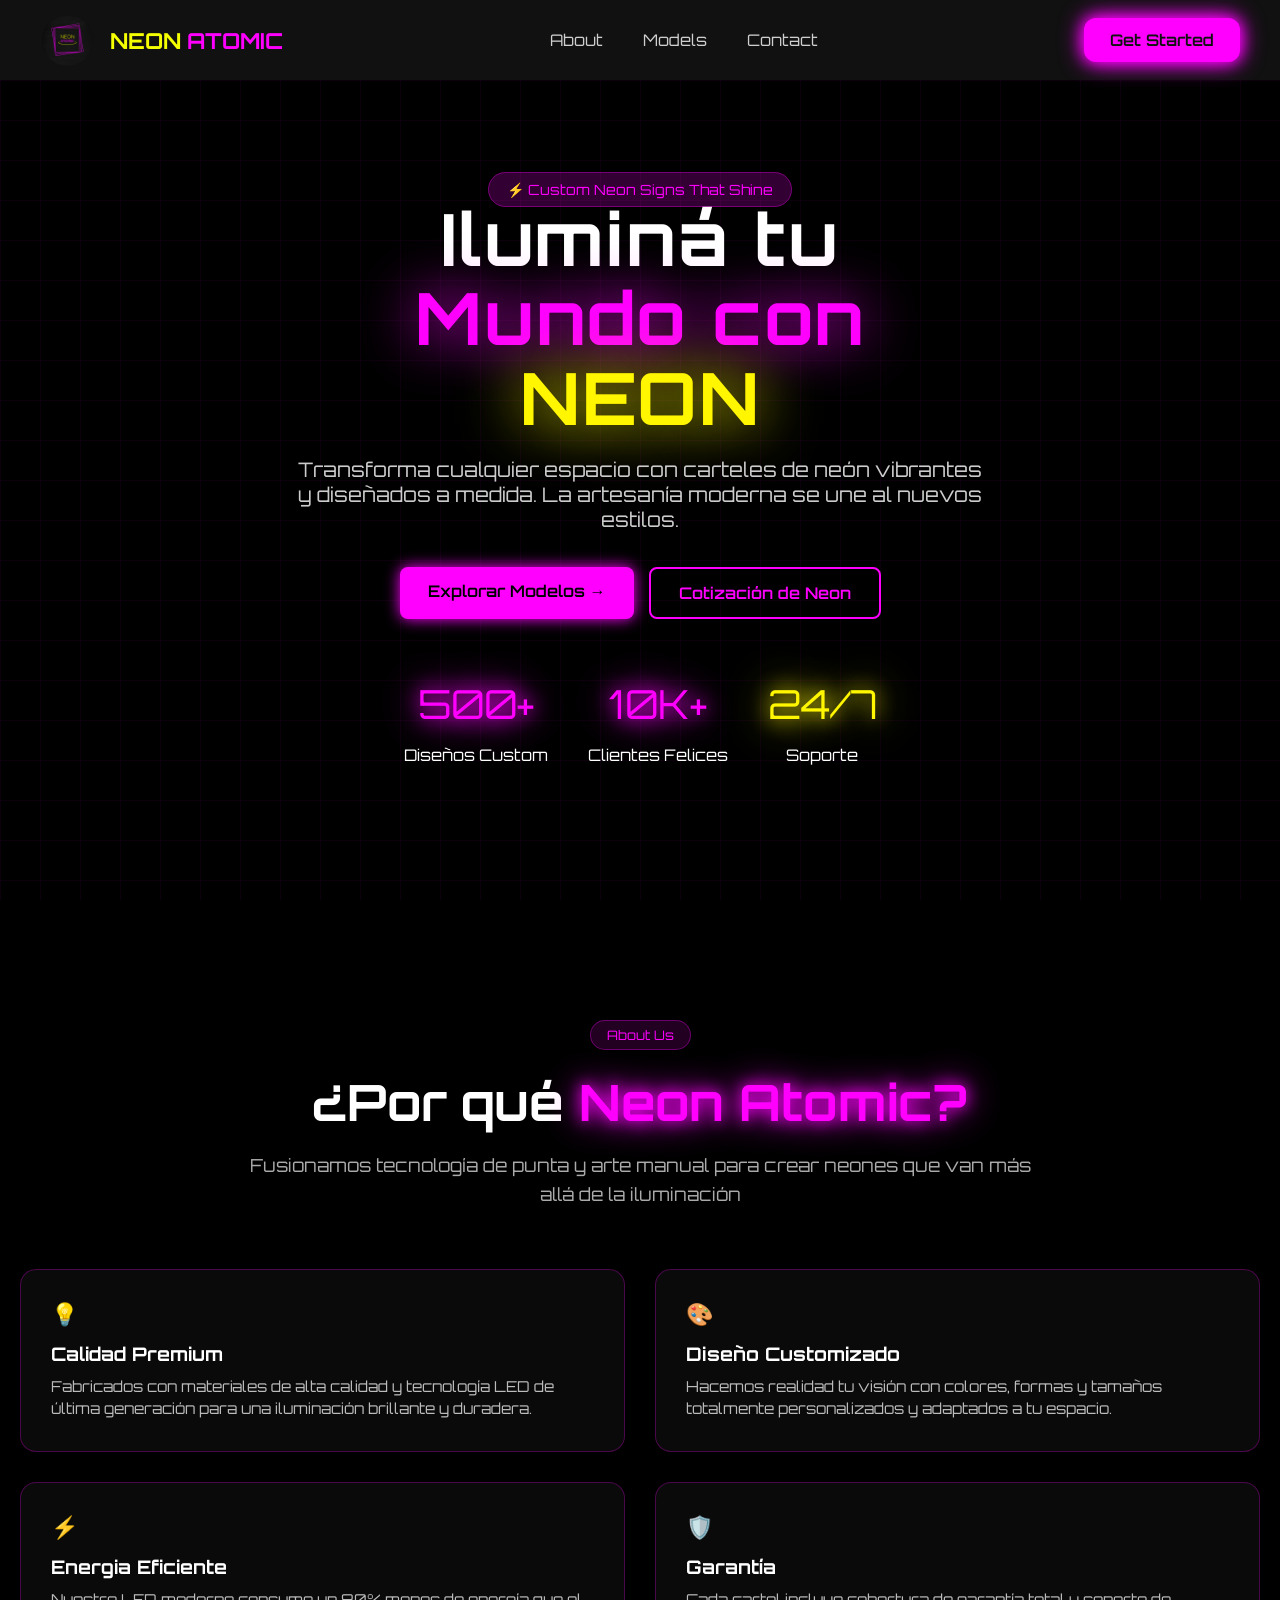
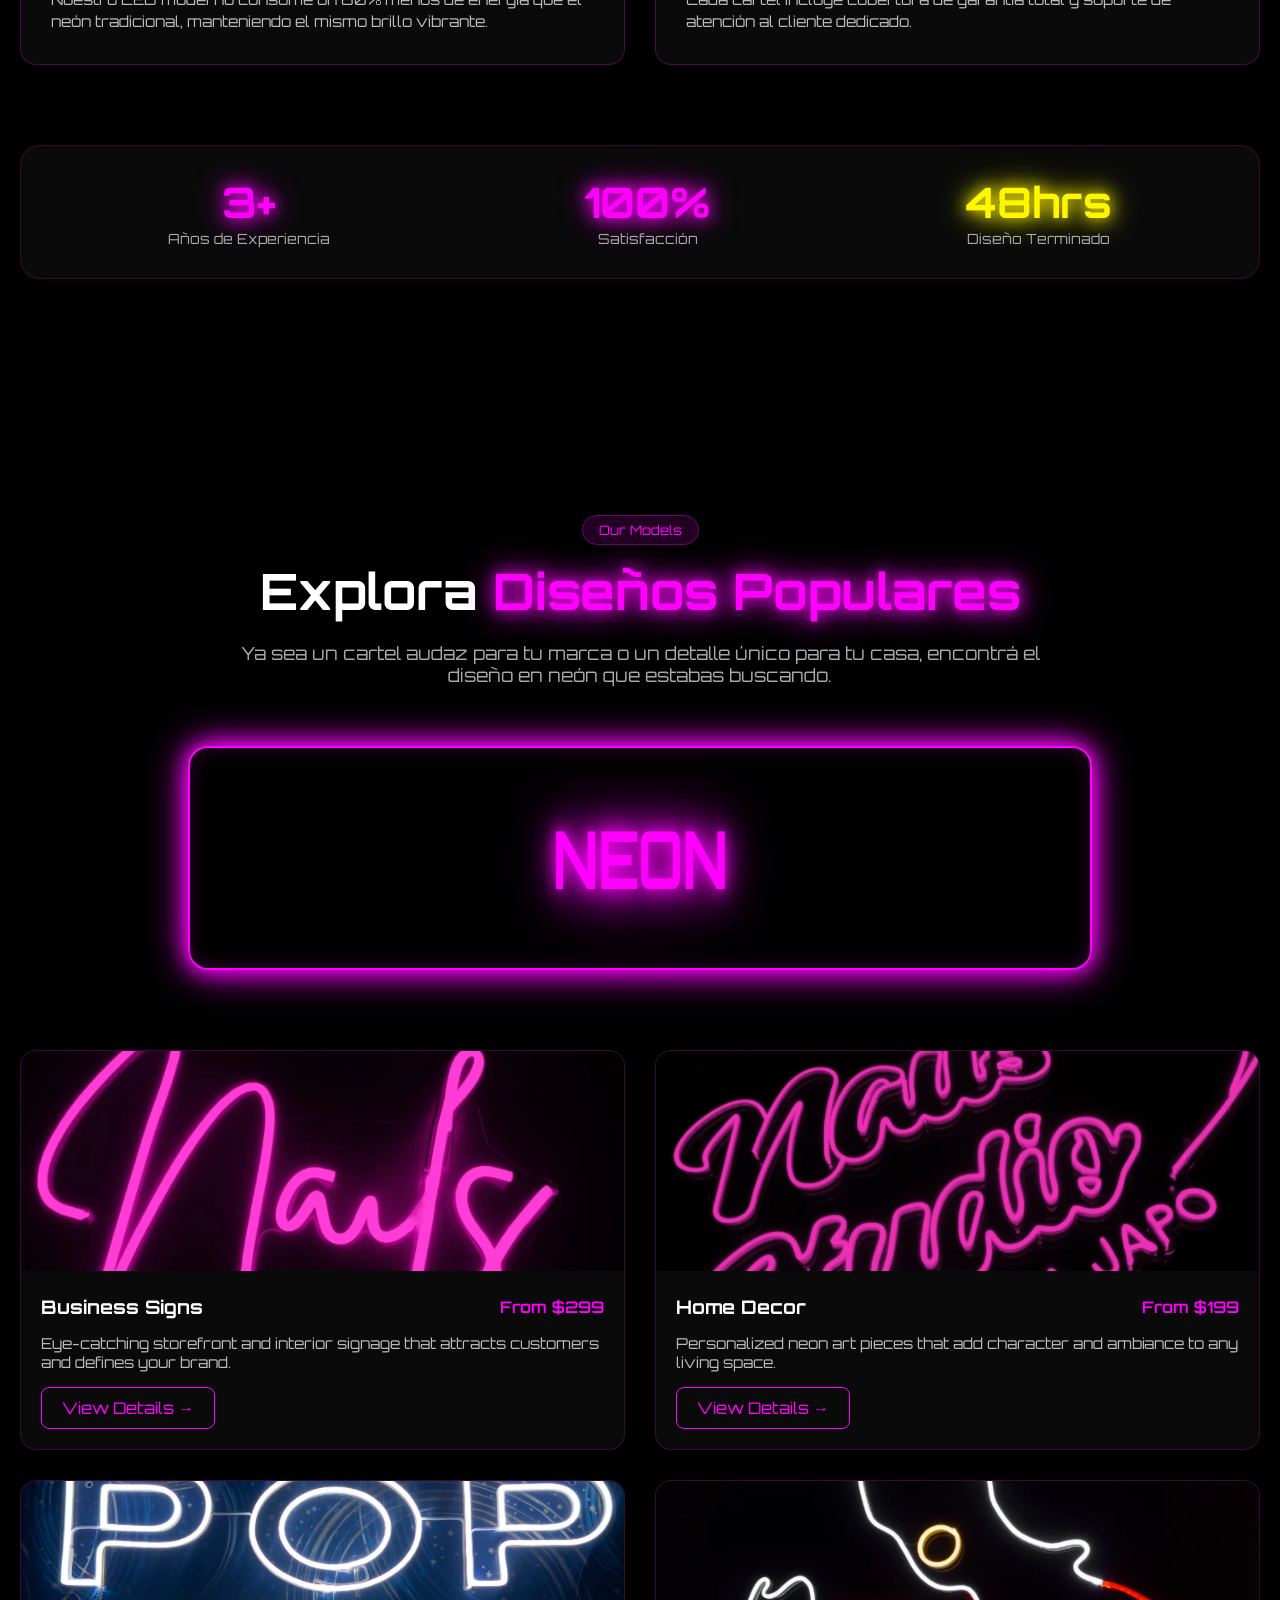
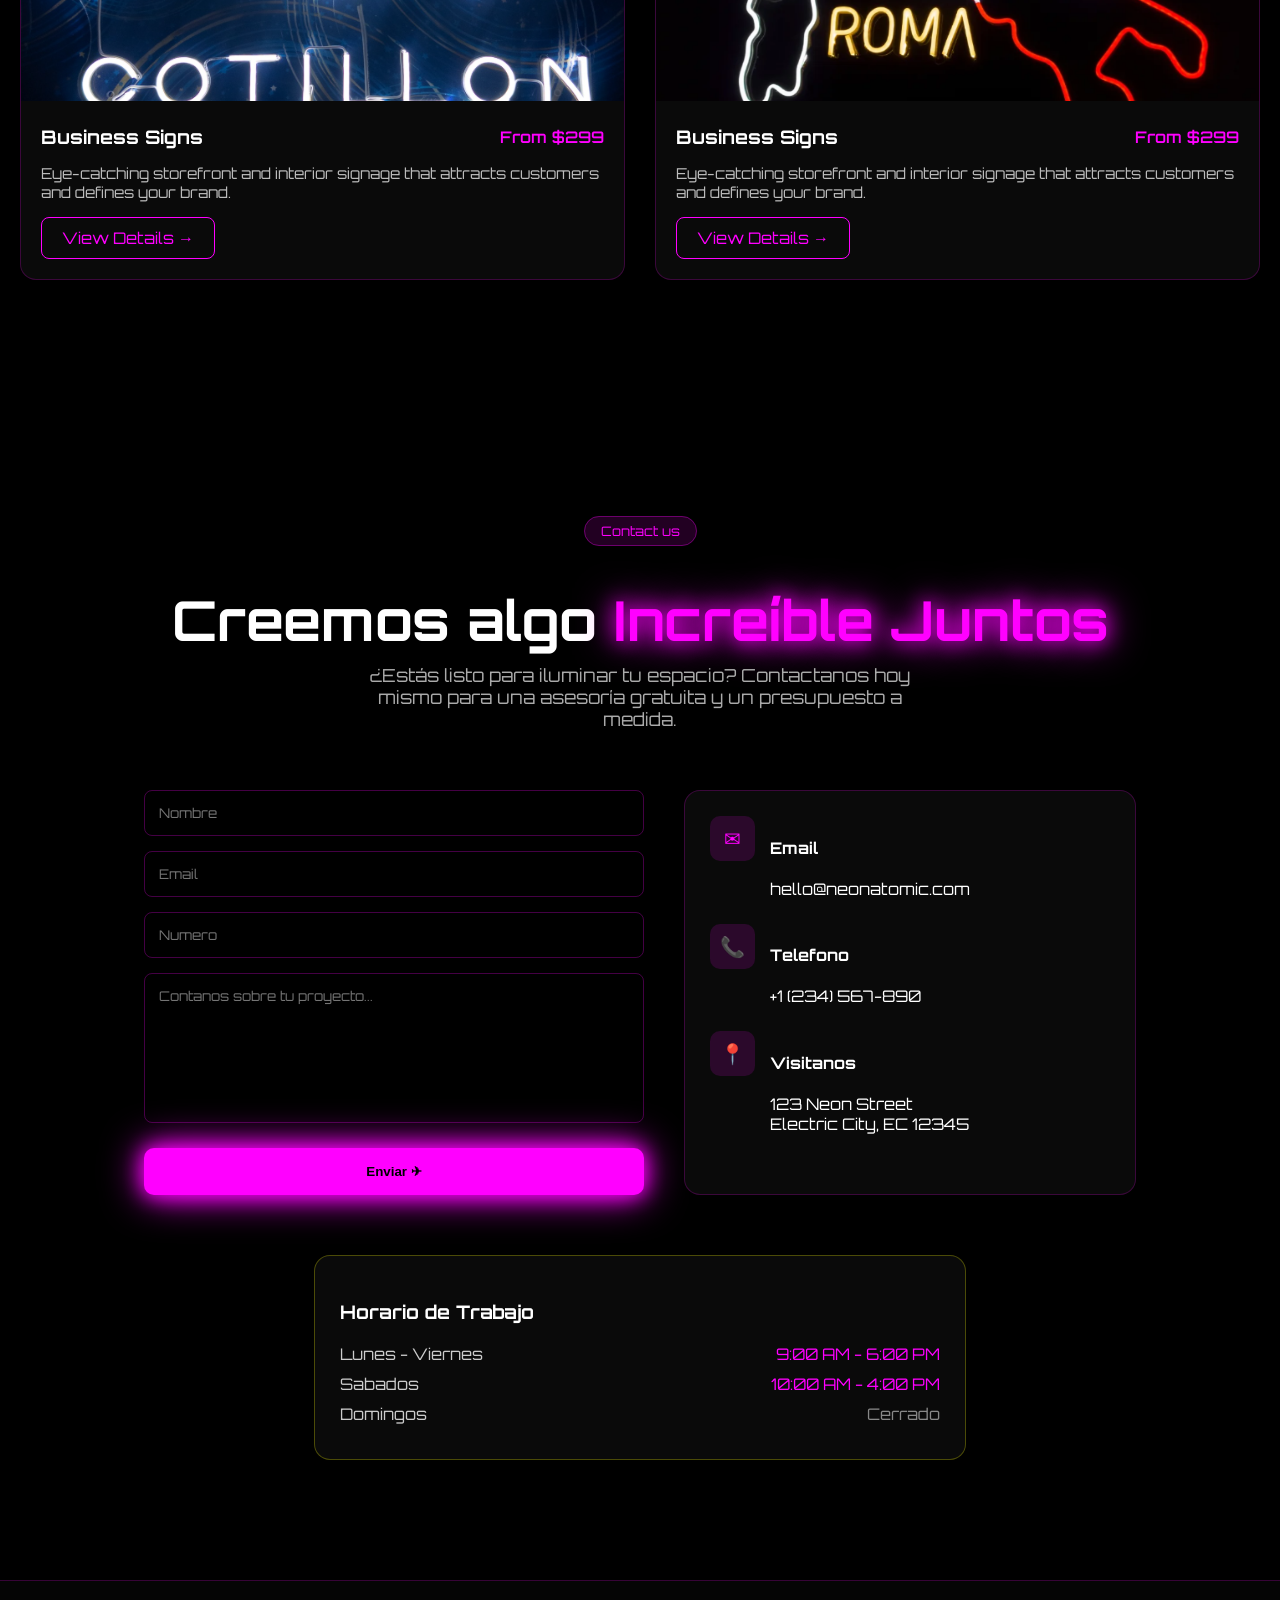
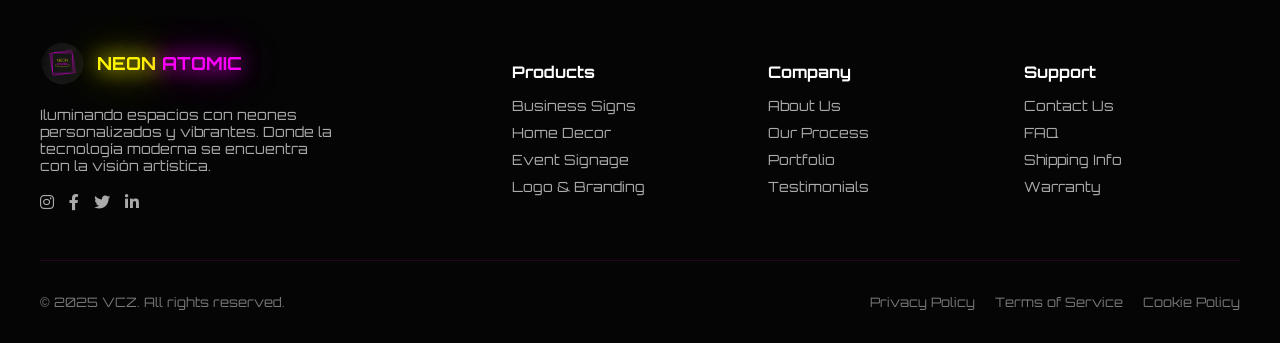
<file: index.html>
<!DOCTYPE html>
<html lang="es">
<head>
  <meta charset="UTF-8" />
  <meta name="viewport" content="width=device-width, initial-scale=1.0" />
  <title>Neon Atomic</title>

  <link href="https://fonts.googleapis.com/css2?family=Orbitron:wght@400;600;700&display=swap" rel="stylesheet">
  <link rel="stylesheet" href="https://cdnjs.cloudflare.com/ajax/libs/font-awesome/6.0.0/css/all.min.css">
<link rel="icon" type="image/png" href="./img/neon-atomic-logo-transparente.png">

  <link rel="stylesheet" href="neon.css" />
</head>
<body>

   <nav class="navbar">

  <div class="nav-left">
    <img src="./img/neon-atomic-logo-transparente.png" alt="logo" class="nav-logo" />
   <a href="" class="brand-a"> <h2 class="brand">
      <span class="brand-yellow">NEON</span>
      <span class="brand-pink">ATOMIC</span>
    </h2></a>
  </div>

  <!-- BOTÓN MOBILE -->
  <div class="menu-toggle" id="menuToggle">
    <span></span>
    <span></span>
    <span></span>
  </div>

  <ul class="nav-links" id="navLinks">
    <li><a href="#about">About</a></li>
    <li><a href="#models">Models</a></li>
    <li><a href="#contact">Contact</a></li>
    <li><a href="#" class="mobile-btn">Get Started</a></li>
  </ul>

  <a href="#contact" class="btn-start desktop-btn">Get Started</a>

</nav>

  <header class="hero">
    <div class="grid-bg"></div>

    <div class="hero-content">
        <br>
      <span class="small-pill">⚡ Custom Neon Signs That Shine</span>

      <h1 class="line white">Iluminá tu</h1>
      <h1 class="line pink">Mundo con</h1>
      <h1 class="line yellow">NEON</h1>

      <p class="hero-text">
        Transforma cualquier espacio con carteles de neón vibrantes y diseñados a medida.
         La artesanía moderna se une al nuevos estilos.
      </p>

      <div class="buttons">
        <a href="#models" class="btn pink-btn">Explorar Modelos →</a>
        <a href="#contact" class="btn outline-btn">Cotización de Neon</a>
      </div>
    </div>

    <div class="stats">
      <div><span class="pink stat-number">500+</span><p>Diseños Custom</p></div>
      <div><span class="pink stat-number">10K+</span><p>Clientes Felices</p></div>
      <div><span class="yellow stat-number">24/7</span><p>Soporte</p></div>
    </div>
  </header>

  <section class="why-section" id="about">

  <div class="why-header" >
    <span class="why-pill">About Us</span>

    <h2 class="why-title" >
      ¿Por qué <span class="why-neon">Neon Atomic?</span>
    </h2>

    <p class="why-subtext">
      Fusionamos tecnología de punta y arte manual para crear neones que 
      van más allá de la iluminación
    </p>
  </div>

  <div class="why-cards">

    <div class="why-card">
      <div class="why-icon">💡</div>
      <h3>Calidad Premium</h3>
      <span>
       Fabricados con materiales de alta calidad y tecnología LED de
        última generación para una iluminación brillante y duradera.
      </span>
    </div>

    <div class="why-card">
      <div class="why-icon">🎨</div>
      <h3>Diseño Customizado</h3>
      <span>
       Hacemos realidad tu visión con colores, formas y tamaños totalmente
        personalizados y adaptados a tu espacio.
      </span>
    </div>

    <div class="why-card">
      <div class="why-icon">⚡</div>
      <h3>Energia Eficiente</h3>
      <span>
        Nuestro LED moderno consume un 80% menos
         de energía que el neón tradicional, manteniendo el mismo brillo vibrante.
      </span>
    </div>

    <div class="why-card">
      <div class="why-icon">🛡️</div>
      <h3>Garantía</h3>
      <span>
        Cada cartel incluye cobertura de garantía total y soporte de atención al cliente dedicado.
      </span>
    </div>

  </div>

  <div class="why-stats">
    <div class="why-stat-box">
      <span class="why-stat pink-glow">3+</span>
      <small>Años de Experiencia</small>
    </div>

    <div class="why-stat-box">
      <span class="why-stat pink-glow">100%</span>
      <small>Satisfacción</small>
    </div>

    <div class="why-stat-box">
      <span class="why-stat yellow-glow">48hrs</span>
      <small>Diseño Terminado</small>
    </div>
  </div>

</section>

<section class="models-section" id="models">

  <div class="models-header">
    <span class="models-pill">Our Models</span>

    <h2 class="models-title">
      Explora <span class="models-neon"> Diseños Populares</span>
    </h2>

    <p class="models-subtext">
      Ya sea un cartel audaz para tu marca o un detalle único para tu casa, 
      encontrá el diseño en neón que estabas buscando.
    </p>
  </div>

  <!-- CARTEL NEON GIRATORIO -->
  <div class="neon-showcase">
    <div class="neon-box">
      <span class="neon-text" id="neonText">NEON</span>
    </div>
  </div>

  <!-- CARDS -->
  <div class="models-grid">

    <div class="model-card">
      <img src="./img/neon-image.png" alt="">
      <div class="model-content">
        <div class="model-top">
          <h3>Business Signs</h3>
          <span class="price">From $299</span>
        </div>

        <span class="model-desc">
          Eye-catching storefront and interior signage that attracts
          customers and defines your brand.
        </span>

        <a href="https://www.instagram.com/p/DTOersdkkBU/?img_index=1" target="_blank" class="model-btn">View Details →</a>
      </div>
    </div>

    <div class="model-card">
      <img src="./img/neon-imaeg-2.png" alt="">
      <div class="model-content">
        <div class="model-top">
          <h3>Home Decor</h3>
          <span class="price">From $199</span>
        </div>

        <span class="model-desc">
          Personalized neon art pieces that add character and ambiance
          to any living space.
        </span>

        <a href="https://www.instagram.com/p/DSk6CfvEkSB/?img_index=1" target="_blank" class="model-btn">View Details →</a>
      </div>
    </div>

    <div class="model-card">
      <img src="./img/pop-cotillon.png" alt="">
      <div class="model-content">
        <div class="model-top">
          <h3>Business Signs</h3>
          <span class="price">From $299</span>
        </div>

        <span class="model-desc">
          Eye-catching storefront and interior signage that attracts
          customers and defines your brand.
        </span>

        <a href="https://www.instagram.com/p/DUnudQiDi_u/?img_index=1" target="_blank" class="model-btn">View Details →</a>
      </div>
    </div>

     <div class="model-card">
      <img src="./img/roma.png" alt="">
      <div class="model-content">
        <div class="model-top">
          <h3>Business Signs</h3>
          <span class="price">From $299</span>
        </div>

        <span class="model-desc">
          Eye-catching storefront and interior signage that attracts
          customers and defines your brand.
        </span>

        <a href="https://www.instagram.com/p/DSw49izjju8/?img_index=1" target="_blank" class="model-btn">View Details →</a>
      </div>
    </div>

  </div>

</section>


<section class="contact-section" id="contact">
    <span class="models-pill">Contact us</span>

  <div class="contact-header">
    <h2 class="contact-title">
      Creemos algo <span class="contact-neon">Increíble Juntos</span>
    </h2>

    <p class="contact-subtext">
      ¿Estás listo para iluminar tu espacio? Contactanos hoy mismo para una asesoría gratuita
       y un presupuesto a medida.
    </p>
  </div>

  <div class="contact-container">

    <!-- FORM -->
    <div class="contact-form-box">

      <input type="text" placeholder="Nombre" class="contact-input">
      <input type="email" placeholder="Email" class="contact-input">
      <input type="text" placeholder="Numero" class="contact-input">

      <textarea placeholder="Contanos sobre tu proyecto..." class="contact-textarea"></textarea>

      <button class="contact-btn">Enviar ✈</button>

    </div>

    <!-- INFO -->
    <div class="contact-info">

      <div class="info-card">
        <div class="info-icon">✉</div>
        <div>
          <h4>Email</h4>
          <span>hello@neonatomic.com</span>
        </div>
      </div>

      <div class="info-card">
        <div class="info-icon">📞</div>
        <div>
          <h4>Telefono</h4>
          <span>+1 (234) 567-890</span>
        </div>
      </div>

      <div class="info-card">
        <div class="info-icon">📍</div>
        <div>
          <h4>Visitanos</h4>
          <span>123 Neon Street<br>Electric City, EC 12345</span>
        </div>
      </div>

    </div>

  </div>

  <!-- HORARIOS -->
  <div class="contact-hours">

    <h3>Horario de Trabajo</h3>

    <div class="hours-row">
      <span>Lunes - Viernes</span>
      <span class="hours-highlight">9:00 AM - 6:00 PM</span>
    </div>

    <div class="hours-row">
      <span>Sabados</span>
      <span class="hours-highlight">10:00 AM - 4:00 PM</span>
    </div>

    <div class="hours-row">
      <span>Domingos</span>
      <span class="hours-closed">Cerrado</span>
    </div>

  </div>

</section>

<footer class="footer">

  <div class="footer-container">

    <!-- BRAND -->
    <div class="footer-brand">
      <div class="footer-logo">
        <img src="./img/neon-atomic-logo-transparente.png" alt="logo">
        <h2>
          <span class="yellow">NEON</span>
          <span class="pink">ATOMIC</span>
        </h2>
      </div>

      <p>
        Iluminando espacios con neones personalizados y vibrantes.
         Donde la tecnología moderna se encuentra con la visión artística.
      </p>

      <div class="footer-socials">
        <i class="fab fa-instagram"></i>
        <i class="fab fa-facebook-f"></i>
        <i class="fab fa-twitter"></i>
        <i class="fab fa-linkedin-in"></i>
      </div>
    </div>

    <!-- PRODUCTS -->
    <div class="footer-col">
      <h4>Products</h4>
      <a href="#">Business Signs</a>
      <a href="#">Home Decor</a>
      <a href="#">Event Signage</a>
      <a href="#">Logo & Branding</a>
    </div>

    <!-- COMPANY -->
    <div class="footer-col">
      <h4>Company</h4>
      <a href="#">About Us</a>
      <a href="#">Our Process</a>
      <a href="#">Portfolio</a>
      <a href="#">Testimonials</a>
    </div>

    <!-- SUPPORT -->
    <div class="footer-col">
      <h4>Support</h4>
      <a href="#">Contact Us</a>
      <a href="#">FAQ</a>
      <a href="#">Shipping Info</a>
      <a href="#">Warranty</a>
    </div>

  </div>

  <!-- BOTTOM -->
  <div class="footer-bottom">
    <p>© 2025 VCZ. All rights reserved.</p>

    <div class="footer-links">
      <a href="#">Privacy Policy</a>
      <a href="#">Terms of Service</a>
      <a href="#">Cookie Policy</a>
    </div>
  </div>

</footer>

<!--Paleta de colores de neón que usé-->
 
<!-- 
        
        
            --fucsia-neon: #ff00cc;
      
        
        
            --amarillo-neon: #ffff33;
        
        
        
           --fondo-oscuro: #111111;
        
     -->


  <script src="./app.js">

  </script>
</body>
</html>
</file>
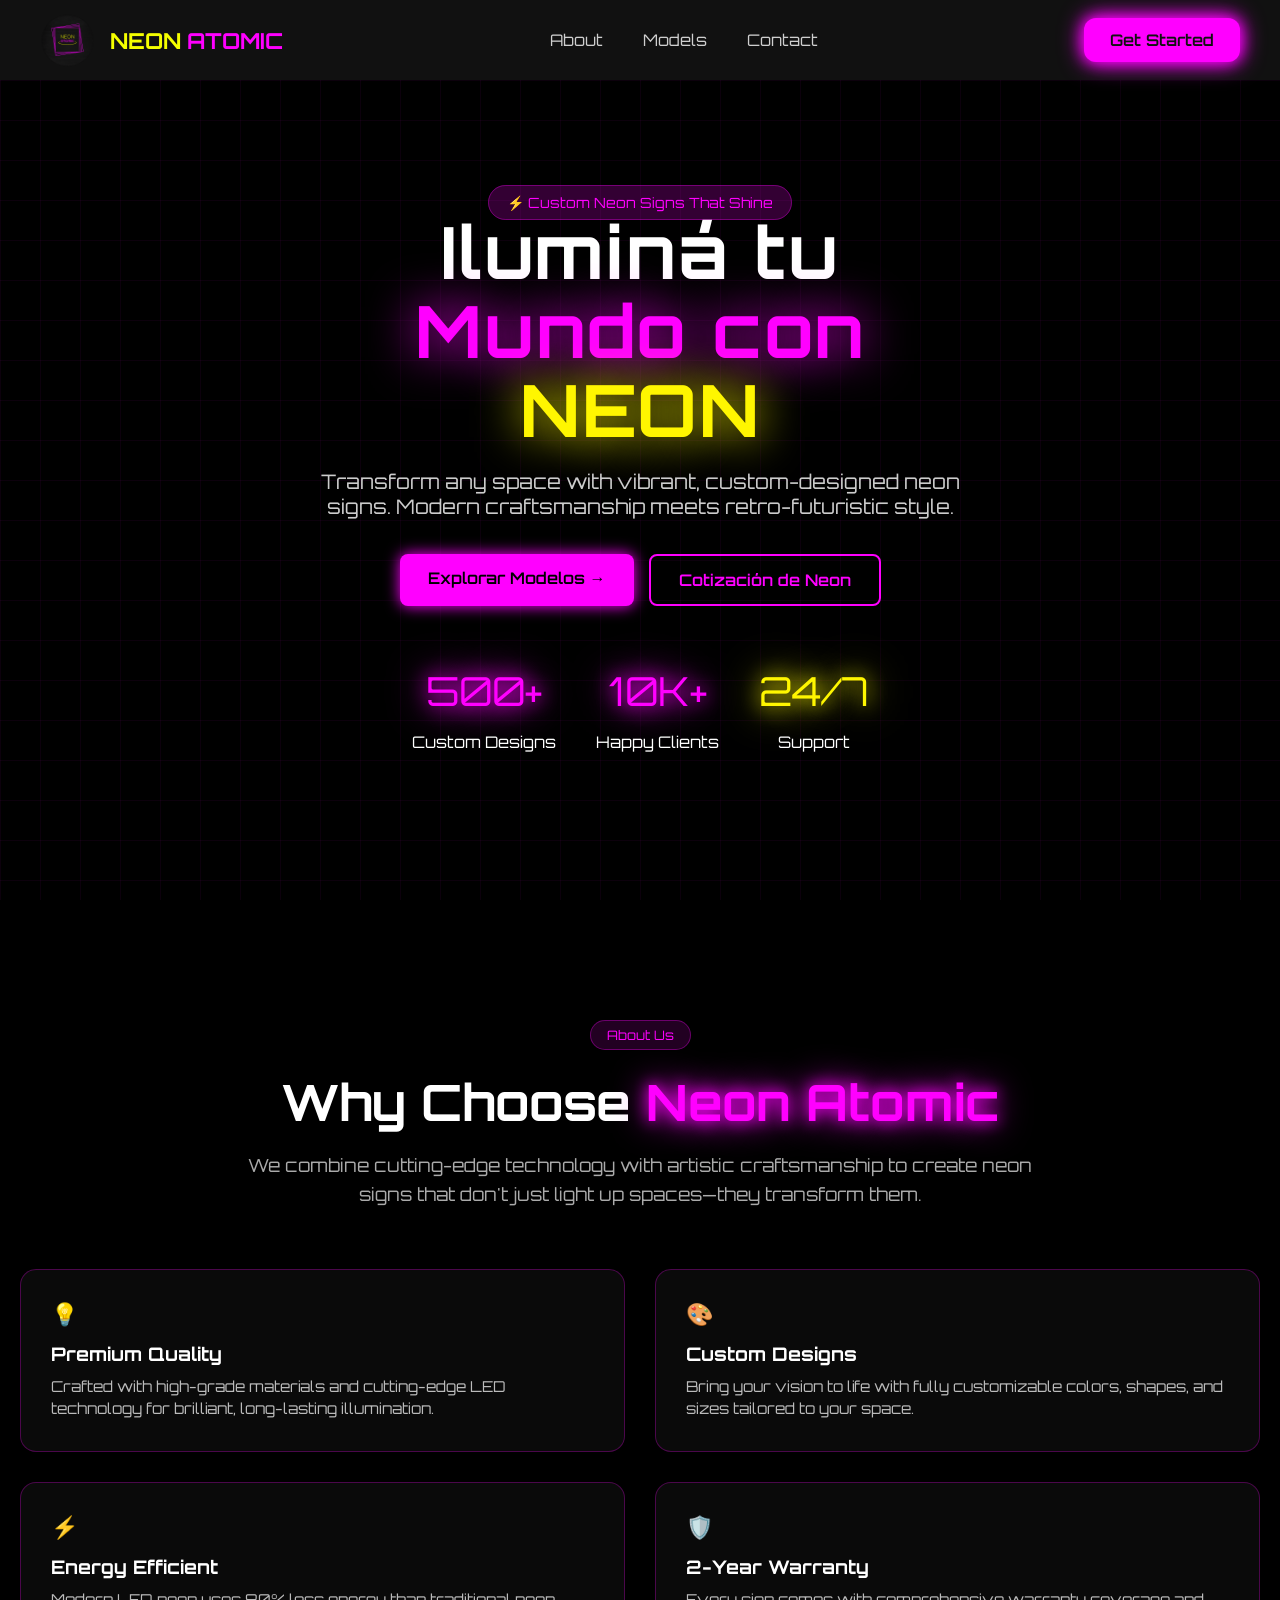
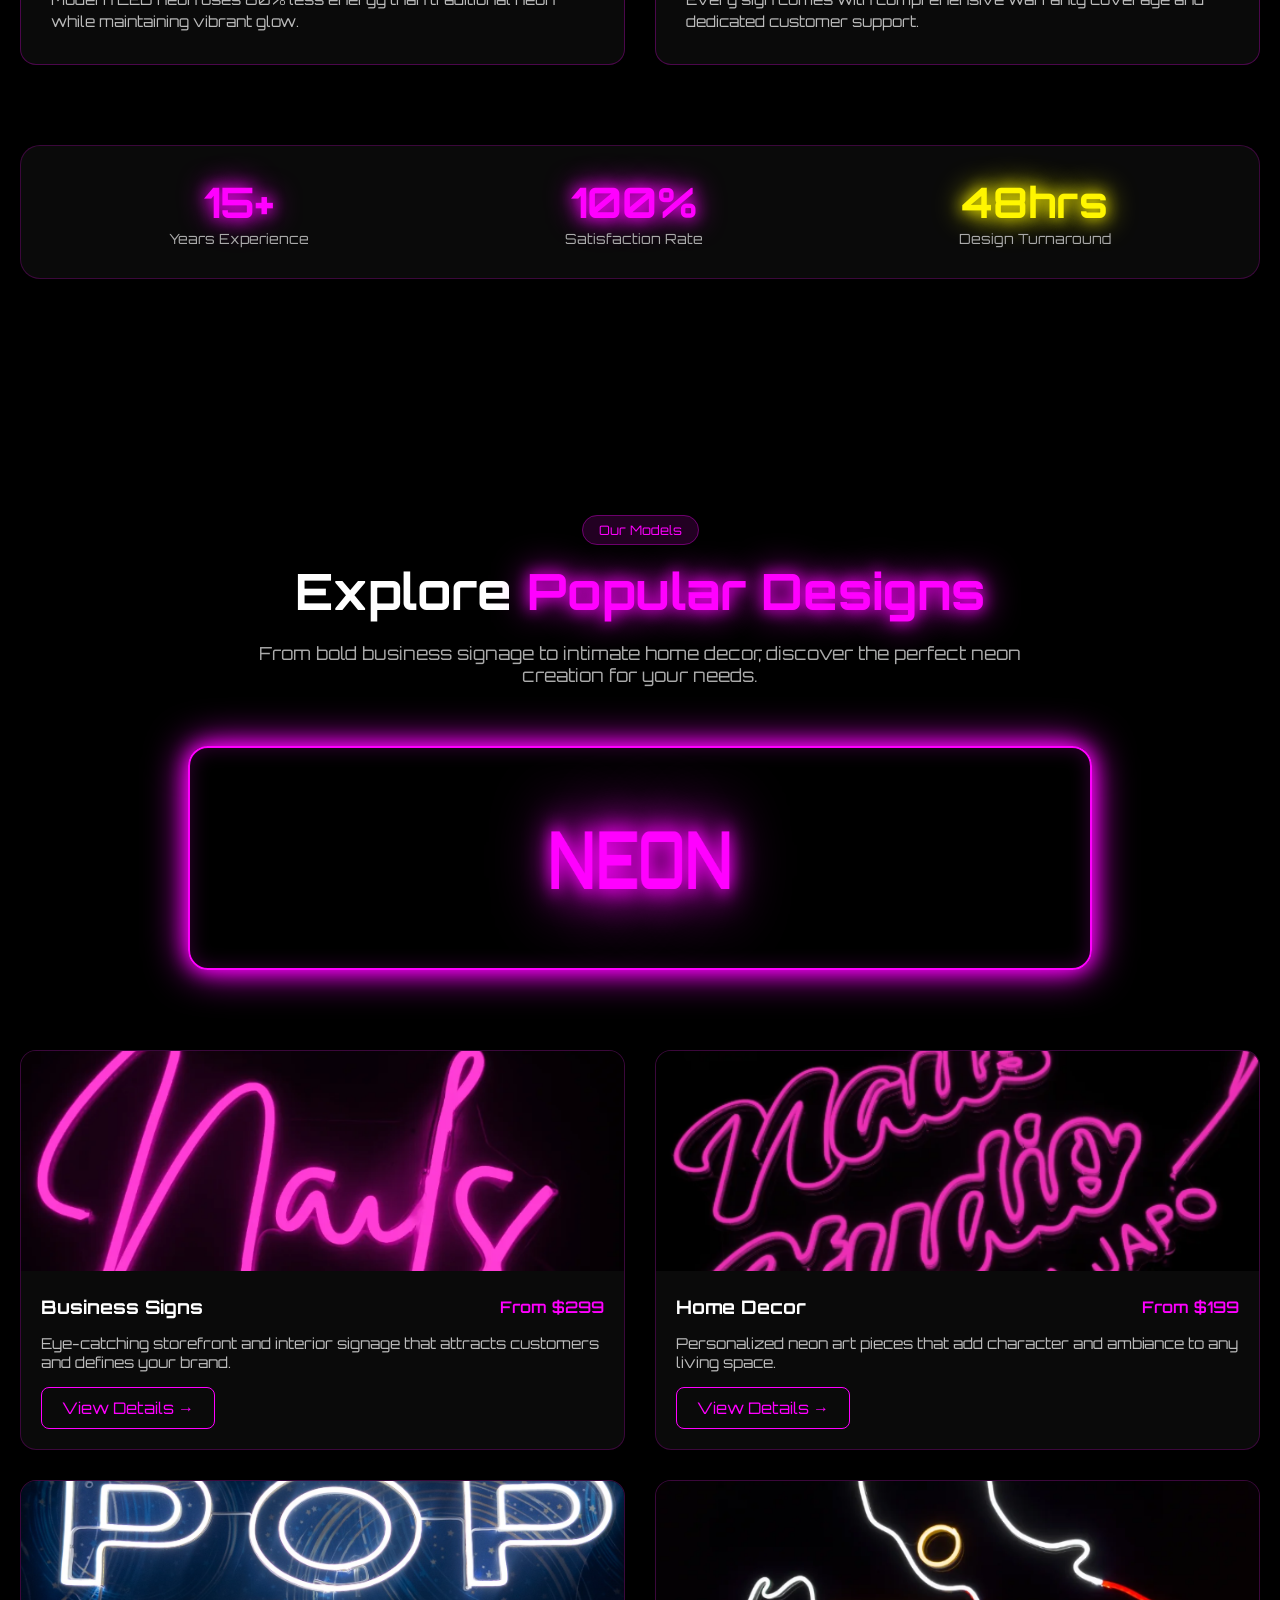
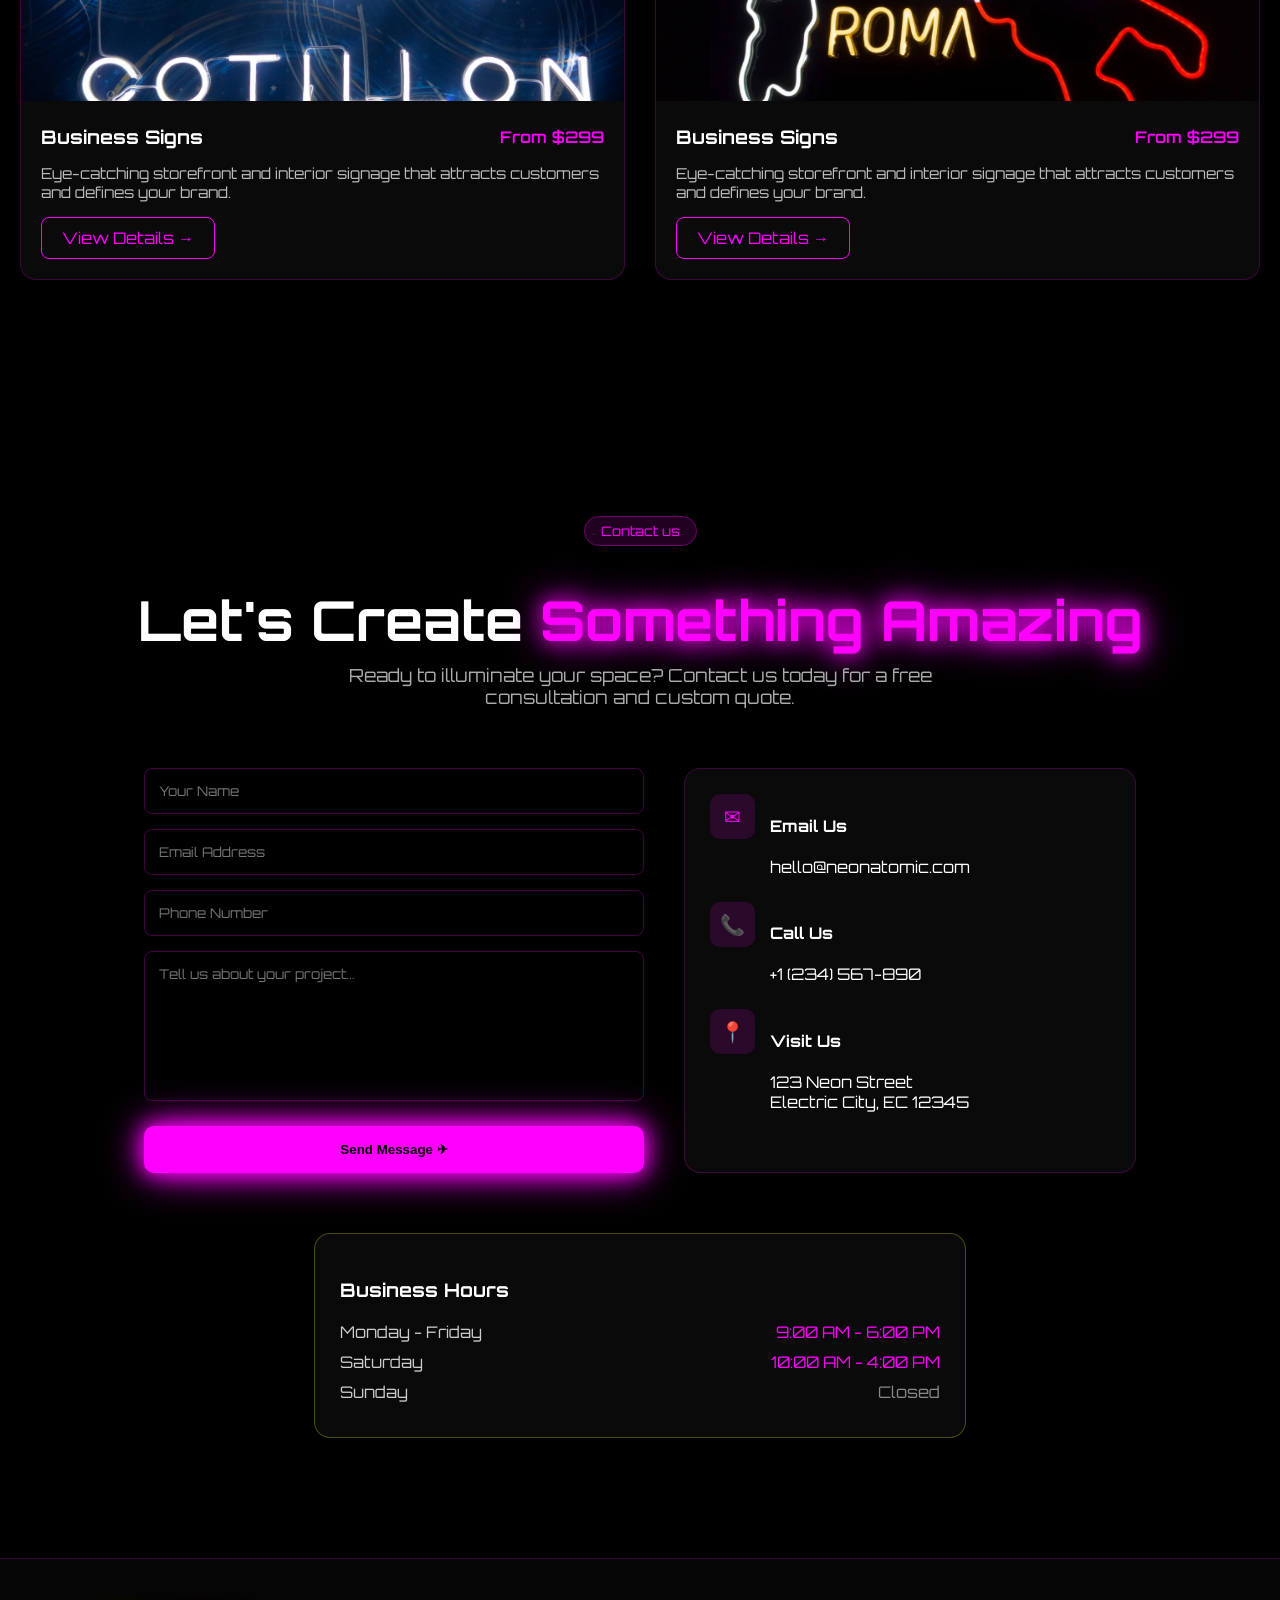
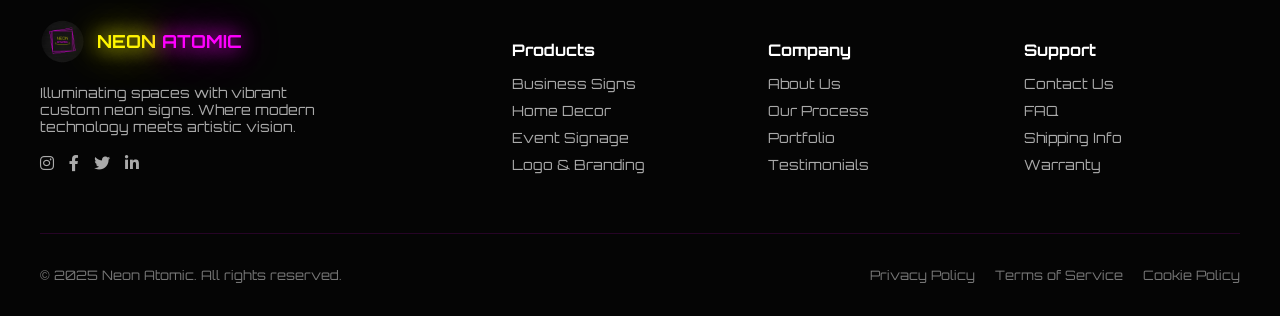
<file: prueba-1/index.html>
<!DOCTYPE html>
<html lang="es">
<head>
  <meta charset="UTF-8" />
  <meta name="viewport" content="width=device-width, initial-scale=1.0" />
  <title>Neon Atomic</title>

  <link href="https://fonts.googleapis.com/css2?family=Orbitron:wght@400;600;700&display=swap" rel="stylesheet">
  <link rel="stylesheet" href="https://cdnjs.cloudflare.com/ajax/libs/font-awesome/6.0.0/css/all.min.css">
<link rel="icon" type="image/png" href="./img/neon-atomic-logo-transparente.png">

  <link rel="stylesheet" href="neon.css" />
</head>
<body>

   <nav class="navbar">

  <div class="nav-left">
    <img src="./img/neon-atomic-logo-transparente.png" alt="logo" class="nav-logo" />
   <a href="" class="brand-a"> <h2 class="brand">
      <span class="brand-yellow">NEON</span>
      <span class="brand-pink">ATOMIC</span>
    </h2></a>
  </div>

  <!-- BOTÓN MOBILE -->
  <div class="menu-toggle" id="menuToggle">
    <span></span>
    <span></span>
    <span></span>
  </div>

  <ul class="nav-links" id="navLinks">
    <li><a href="#about">About</a></li>
    <li><a href="#models">Models</a></li>
    <li><a href="#contact">Contact</a></li>
    <li><a href="#" class="mobile-btn">Get Started</a></li>
  </ul>

  <a href="#contact" class="btn-start desktop-btn">Get Started</a>

</nav>

  <header class="hero">
    <div class="grid-bg"></div>

    <div class="hero-content">
        <br>
      <span class="small-pill">⚡ Custom Neon Signs That Shine</span>

      <h1 class="line white">Iluminá tu</h1>
      <h1 class="line pink">Mundo con</h1>
      <h1 class="line yellow">NEON</h1>

      <p class="hero-text">
        Transform any space with vibrant, custom-designed neon signs.  
        Modern craftsmanship meets retro-futuristic style.
      </p>

      <div class="buttons">
        <a href="#models" class="btn pink-btn">Explorar Modelos →</a>
        <a href="#contact" class="btn outline-btn">Cotización de Neon</a>
      </div>
    </div>

    <div class="stats">
      <div><span class="pink stat-number">500+</span><p>Custom Designs</p></div>
      <div><span class="pink stat-number">10K+</span><p>Happy Clients</p></div>
      <div><span class="yellow stat-number">24/7</span><p>Support</p></div>
    </div>
  </header>

  <section class="why-section" id="about">

  <div class="why-header" >
    <span class="why-pill">About Us</span>

    <h2 class="why-title" >
      Why Choose <span class="why-neon">Neon Atomic</span>
    </h2>

    <p class="why-subtext">
      We combine cutting-edge technology with artistic craftsmanship to
      create neon signs that don't just light up spaces—they transform them.
    </p>
  </div>

  <div class="why-cards">

    <div class="why-card">
      <div class="why-icon">💡</div>
      <h3>Premium Quality</h3>
      <span>
        Crafted with high-grade materials and cutting-edge LED
        technology for brilliant, long-lasting illumination.
      </span>
    </div>

    <div class="why-card">
      <div class="why-icon">🎨</div>
      <h3>Custom Designs</h3>
      <span>
        Bring your vision to life with fully customizable colors,
        shapes, and sizes tailored to your space.
      </span>
    </div>

    <div class="why-card">
      <div class="why-icon">⚡</div>
      <h3>Energy Efficient</h3>
      <span>
        Modern LED neon uses 80% less energy than traditional
        neon while maintaining vibrant glow.
      </span>
    </div>

    <div class="why-card">
      <div class="why-icon">🛡️</div>
      <h3>2-Year Warranty</h3>
      <span>
        Every sign comes with comprehensive warranty coverage
        and dedicated customer support.
      </span>
    </div>

  </div>

  <div class="why-stats">
    <div class="why-stat-box">
      <span class="why-stat pink-glow">15+</span>
      <small>Years Experience</small>
    </div>

    <div class="why-stat-box">
      <span class="why-stat pink-glow">100%</span>
      <small>Satisfaction Rate</small>
    </div>

    <div class="why-stat-box">
      <span class="why-stat yellow-glow">48hrs</span>
      <small>Design Turnaround</small>
    </div>
  </div>

</section>

<section class="models-section" id="models">

  <div class="models-header">
    <span class="models-pill">Our Models</span>

    <h2 class="models-title">
      Explore <span class="models-neon">Popular Designs</span>
    </h2>

    <p class="models-subtext">
      From bold business signage to intimate home decor,
      discover the perfect neon creation for your needs.
    </p>
  </div>

  <!-- CARTEL NEON GIRATORIO -->
  <div class="neon-showcase">
    <div class="neon-box">
      <span class="neon-text" id="neonText">NEON</span>
    </div>
  </div>

  <!-- CARDS -->
  <div class="models-grid">

    <div class="model-card">
      <img src="./img/neon-image.png" alt="">
      <div class="model-content">
        <div class="model-top">
          <h3>Business Signs</h3>
          <span class="price">From $299</span>
        </div>

        <span class="model-desc">
          Eye-catching storefront and interior signage that attracts
          customers and defines your brand.
        </span>

        <a href="https://www.instagram.com/p/DTOersdkkBU/?img_index=1" target="_blank" class="model-btn">View Details →</a>
      </div>
    </div>

    <div class="model-card">
      <img src="./img/neon-imaeg-2.png" alt="">
      <div class="model-content">
        <div class="model-top">
          <h3>Home Decor</h3>
          <span class="price">From $199</span>
        </div>

        <span class="model-desc">
          Personalized neon art pieces that add character and ambiance
          to any living space.
        </span>

        <a href="https://www.instagram.com/p/DSk6CfvEkSB/?img_index=1" target="_blank" class="model-btn">View Details →</a>
      </div>
    </div>

    <div class="model-card">
      <img src="./img/pop-cotillon.png" alt="">
      <div class="model-content">
        <div class="model-top">
          <h3>Business Signs</h3>
          <span class="price">From $299</span>
        </div>

        <span class="model-desc">
          Eye-catching storefront and interior signage that attracts
          customers and defines your brand.
        </span>

        <a href="https://www.instagram.com/p/DUnudQiDi_u/?img_index=1" target="_blank" class="model-btn">View Details →</a>
      </div>
    </div>

     <div class="model-card">
      <img src="./img/roma.png" alt="">
      <div class="model-content">
        <div class="model-top">
          <h3>Business Signs</h3>
          <span class="price">From $299</span>
        </div>

        <span class="model-desc">
          Eye-catching storefront and interior signage that attracts
          customers and defines your brand.
        </span>

        <a href="https://www.instagram.com/p/DSw49izjju8/?img_index=1" target="_blank" class="model-btn">View Details →</a>
      </div>
    </div>

  </div>

</section>


<section class="contact-section" id="contact">
    <span class="models-pill">Contact us</span>

  <div class="contact-header">
    <h2 class="contact-title">
      Let's Create <span class="contact-neon">Something Amazing</span>
    </h2>

    <p class="contact-subtext">
      Ready to illuminate your space? Contact us
      today for a free consultation and custom quote.
    </p>
  </div>

  <div class="contact-container">

    <!-- FORM -->
    <div class="contact-form-box">

      <input type="text" placeholder="Your Name" class="contact-input">
      <input type="email" placeholder="Email Address" class="contact-input">
      <input type="text" placeholder="Phone Number" class="contact-input">

      <textarea placeholder="Tell us about your project..." class="contact-textarea"></textarea>

      <button class="contact-btn">Send Message ✈</button>

    </div>

    <!-- INFO -->
    <div class="contact-info">

      <div class="info-card">
        <div class="info-icon">✉</div>
        <div>
          <h4>Email Us</h4>
          <span>hello@neonatomic.com</span>
        </div>
      </div>

      <div class="info-card">
        <div class="info-icon">📞</div>
        <div>
          <h4>Call Us</h4>
          <span>+1 (234) 567-890</span>
        </div>
      </div>

      <div class="info-card">
        <div class="info-icon">📍</div>
        <div>
          <h4>Visit Us</h4>
          <span>123 Neon Street<br>Electric City, EC 12345</span>
        </div>
      </div>

    </div>

  </div>

  <!-- HORARIOS -->
  <div class="contact-hours">

    <h3>Business Hours</h3>

    <div class="hours-row">
      <span>Monday - Friday</span>
      <span class="hours-highlight">9:00 AM - 6:00 PM</span>
    </div>

    <div class="hours-row">
      <span>Saturday</span>
      <span class="hours-highlight">10:00 AM - 4:00 PM</span>
    </div>

    <div class="hours-row">
      <span>Sunday</span>
      <span class="hours-closed">Closed</span>
    </div>

  </div>

</section>

<footer class="footer">

  <div class="footer-container">

    <!-- BRAND -->
    <div class="footer-brand">
      <div class="footer-logo">
        <img src="./img/neon-atomic-logo-transparente.png" alt="logo">
        <h2>
          <span class="yellow">NEON</span>
          <span class="pink">ATOMIC</span>
        </h2>
      </div>

      <p>
        Illuminating spaces with vibrant custom neon signs.
        Where modern technology meets artistic vision.
      </p>

      <div class="footer-socials">
        <i class="fab fa-instagram"></i>
        <i class="fab fa-facebook-f"></i>
        <i class="fab fa-twitter"></i>
        <i class="fab fa-linkedin-in"></i>
      </div>
    </div>

    <!-- PRODUCTS -->
    <div class="footer-col">
      <h4>Products</h4>
      <a href="#">Business Signs</a>
      <a href="#">Home Decor</a>
      <a href="#">Event Signage</a>
      <a href="#">Logo & Branding</a>
    </div>

    <!-- COMPANY -->
    <div class="footer-col">
      <h4>Company</h4>
      <a href="#">About Us</a>
      <a href="#">Our Process</a>
      <a href="#">Portfolio</a>
      <a href="#">Testimonials</a>
    </div>

    <!-- SUPPORT -->
    <div class="footer-col">
      <h4>Support</h4>
      <a href="#">Contact Us</a>
      <a href="#">FAQ</a>
      <a href="#">Shipping Info</a>
      <a href="#">Warranty</a>
    </div>

  </div>

  <!-- BOTTOM -->
  <div class="footer-bottom">
    <p>© 2025 Neon Atomic. All rights reserved.</p>

    <div class="footer-links">
      <a href="#">Privacy Policy</a>
      <a href="#">Terms of Service</a>
      <a href="#">Cookie Policy</a>
    </div>
  </div>

</footer>

<!--Paleta de colores de neón que usé-->
 
<!-- 
        
        
            --fucsia-neon: #ff00cc;
      
        
        
            --amarillo-neon: #ffff33;
        
        
        
           --fondo-oscuro: #111111;
        
     -->


  <script src="./app.js">

  </script>
</body>
</html>
</file>
<file: neon.css>
body {
  margin: 0;
  background: #000;
  font-family: "Orbitron", sans-serif;
  color: #fff;
  overflow-x: hidden;
}


html{
  scroll-behavior: smooth;
}

.navbar {
  width: 100%;
  height: 80px;
  background: #111111;
  display: flex;
  align-items: center;
  justify-content: space-between;
  padding: 0 40px;
  position: fixed;
  top: 0;
  left: 0;
  z-index: 999;
  box-sizing: border-box;
}

/* Logo + marca */
.nav-left {
  display: flex;
  align-items: center;
  gap: 15px;
}

.nav-logo {
  width: 55px;
  height: 55px;
  object-fit: cover;
  border-radius: 8px;
}

.menu-toggle {
  display: none;
  flex-direction: column;
  cursor: pointer;
  gap: 5px;
}

.menu-toggle span {
  width: 25px;
  height: 3px;
  background: #ff00ff;
  box-shadow: 0 0 10px #ff00ff;
}

/* ocultar btn mobile en desktop */
.mobile-btn {
  display: none;
}

.brand-a{
  text-decoration: none;
}

/* Texto Neon Atomic */
.brand {
  font-family: "Orbitron", sans-serif;
  font-size: 22px;
  font-weight: 700;
  margin: 0;
  display: flex;
  gap: 6px;
}

.brand-yellow {
  color: #f5ff00;
}

.brand-pink {
  color: #ff00ff;
}

/* Links de navegación */
.nav-links {
  display: flex;
  list-style: none;
  gap: 40px;
}

.nav-links a {
  color: #ffffffcc;
  text-decoration: none;
  font-size: 16px;
  font-family: "Orbitron", sans-serif;
  transition: 0.2s;
}

.nav-links a:hover {
  color: white;
}

/* Botón Get Started */
.btn-start {
  background: #ff00ff;
  color: #111;
  padding: 12px 26px;
  border-radius: 12px;
  font-family: "Orbitron", sans-serif;
  font-weight: 600;
  text-decoration: none;
  box-shadow: 0 0 15px #ff00ff, 0 0 25px #ff00ff;
  transition: 0.25s;
}

.btn-start:hover {
  box-shadow: 0 0 25px #ff00ff, 0 0 45px #ff00ff;
}

.hero {
  min-height: 100vh; /* Cambiado de height a min-height para que el contenido no se corte en pantallas pequeñas */
  width: 100%;
  position: relative;
  padding: 100px 20px 60px; /* Padding lateral para que el texto no toque los bordes */
  display: flex;
  flex-direction: column;
  align-items: center;
  justify-content: center;
  text-align: center;
  box-sizing: border-box;
}

/* Fondo cuadriculado */
.grid-bg {
  position: absolute;
  inset: 0;
  background:
    linear-gradient(#ff00ff33 1px, transparent 1px),
    linear-gradient(90deg, #ff00ff33 1px, transparent 1px);
  background-size: 40px 40px;
  opacity: 0.25;
  z-index: -1;
}

/* Mini pastilla superior */
.small-pill {
  background: #ff00ff33;
  padding: 8px 18px;
  border-radius: 50px;
  color: #ff00ff;
  font-size: 14px;
  border: 1px solid #ff00ff55;
}

/* Títulos */
.line {
  margin: 0;
  font-size: clamp(2.5rem, 8vw, 4.5rem); /* Se ajusta solo entre un mínimo y un máximo */
  font-weight: 700;
  letter-spacing: 2px;
  line-height: 1.1;
}

.white { color: white; }
.pink {
  color: #ff00ff;
  text-shadow: 0 0 20px #ff00ff, 0 0 40px #ff00ff;
}
.yellow {
  color: #fff600;
  text-shadow: 0 0 20px #fff600, 0 0 40px #fff600;
}

.hero-text {
  max-width: 700px;
  font-size: 20px;
  margin-top: 20px;
  color: #cccccc;
}

/* Botones */
.buttons {
  margin-top: 35px;
  display: flex;
  gap: 15px;
  justify-content: center;
}

.btn {
  padding: 14px 28px;
  border-radius: 8px;
  font-size: 16px;
  cursor: pointer;
  text-decoration: none;
  font-weight: 600;
}

.pink-btn {
  background: #ff00ff;
  color: #000;
  box-shadow: 0 0 15px #ff00ff;
}

.pink-btn:hover {
  box-shadow: 0 0 25px #ff00ff;
}

.outline-btn {
  border: 2px solid #ff00ff;
  color: #ff00ff;
}

.outline-btn:hover {
  background: #ff00ff22;
}

/* Stats */
.stats {
  margin-top: 60px;
  display: flex;
  gap: 40px; /* Reducido para mejor consistencia inicial */
  justify-content: center;
  flex-wrap: wrap; /* Importante: permite que bajen si no caben */
}

.stat-number {
  font-size: clamp(1.8rem, 5vw, 2.5rem);
  display: block; /* Para que el número esté arriba del texto */
}


.pink { color: #ff00ff; }
.yellow { color: #fff600; }


/* ===== WHY SECTION ===== */

.why-section {
  padding: 120px 20px;
  text-align: center;
  position: relative;
}

/* Header */
.why-header {
  max-width: 800px;
  margin: auto;
}

.why-pill {
  display: inline-block;
  padding: 6px 16px;
  border-radius: 30px;
  border: 1px solid #ff00ff55;
  color: #ff00ff;
  font-size: 13px;
  background: #ff00ff22;
}

.why-title {
  font-size: 50px;
  margin: 20px 0 10px;
}

.why-neon {
  color: #ff00ff;
  text-shadow: 0 0 15px #ff00ff, 0 0 35px #ff00ff;
}

.why-subtext {
  color: #aaa;
  font-size: 18px;
  line-height: 1.6;
}

/* Cards */
.why-cards {
  margin-top: 60px;
  display: grid;
  grid-template-columns: repeat(2, 1fr);
  gap: 30px;
}

.why-card {
  border: 1px solid #ff00ff44;
  border-radius: 16px;
  padding: 30px;
  text-align: left;
  background: #0a0a0a;
  transition: 0.3s;
}

.why-card:hover {
  box-shadow: 0 0 20px #ff00ff55;
  transform: translateY(-5px);
}

.why-icon {
  font-size: 22px;
  margin-bottom: 15px;
  color: #ff00ff;
}

.why-card h3 {
  margin: 0 0 10px;
}

.why-card span {
  color: #bbb;
  font-size: 15px;
  line-height: 1.5;
}

/* Stats */
.why-stats {
  margin-top: 80px;
  border: 1px solid #ff00ff33;
  border-radius: 20px;
  padding: 30px;
  display: flex;
  justify-content: space-around;
  flex-wrap: wrap;
  gap: 20px;
  background: #0a0a0a;
}

.why-stat-box {
  text-align: center;
}

.why-stat {
  display: block;
  font-size: 42px;
  font-weight: 700;
}

.pink-glow {
  color: #ff00ff;
  text-shadow: 0 0 15px #ff00ff, 0 0 30px #ff00ff;
}

.yellow-glow {
  color: #fff600;
  text-shadow: 0 0 15px #fff600, 0 0 30px #fff600;
}

.why-stat-box small {
  color: #aaa;
  font-size: 14px;
}


.models-section {
  padding: 120px 20px;
  text-align: center;
}

/* Header */
.models-header {
  max-width: 800px;
  margin: auto;
}

.models-pill {
  padding: 6px 16px;
  border-radius: 30px;
  border: 1px solid #ff00ff55;
  color: #ff00ff;
  font-size: 13px;
  background: #ff00ff22;
}

.models-title {
  font-size: 50px;
  margin: 20px 0;
}

.models-neon {
  color: #ff00ff;
  text-shadow: 0 0 15px #ff00ff, 0 0 35px #ff00ff;
}

.models-subtext {
  color: #aaa;
  font-size: 18px;
}

/* ===== NEON BOX ===== */

.neon-showcase {
  margin-top: 60px;
  display: flex;
  justify-content: center;
}

.neon-box {
  width: 80%;
  max-width: 900px;
  height: 220px;
  border-radius: 20px;
  border: 2px solid #ff00ff;
  display: flex;
  align-items: center;
  justify-content: center;
  box-shadow:
    0 0 20px #ff00ff,
    0 0 40px #ff00ff,
    inset 0 0 20px #ff00ff33;
  position: relative;
  overflow: hidden;
}

/* TEXTO NEON */
.neon-text {
  font-size: 80px;
  font-weight: 700;
  color: #ff00ff;
  text-shadow:
    0 0 20px #ff00ff,
    0 0 40px #ff00ff,
    0 0 80px #ff00ff;
  display: inline-block;
  transform-style: preserve-3d;
}

/* ===== CARDS ===== */

.models-grid {
  margin-top: 80px;
  display: grid;
  grid-template-columns: repeat(2, 1fr);
  gap: 30px;
}

.model-card {
  border: 1px solid #ff00ff33;
  border-radius: 16px;
  overflow: hidden;
  background: #0a0a0a;
  text-align: left;
  transition: 0.3s;
}

.model-card:hover {
  transform: translateY(-5px);
  box-shadow: 0 0 20px #ff00ff55;
}

.model-card img {
  width: 100%;
  height: 220px;
  object-fit: cover;
}

.model-content {
  padding: 20px;
}

.model-top {
  display: flex;
  justify-content: space-between;
  align-items: center;
}

.model-top h3 {
  margin: 0;
}

.price {
  color: #ff00ff;
  font-weight: 600;
}

.model-desc {
  display: block;
  margin: 15px 0;
  color: #bbb;
  font-size: 15px;
}

.model-btn {
  display: inline-block;
  padding: 10px 20px;
  border: 1px solid #ff00ff;
  border-radius: 8px;
  color: #ff00ff;
  text-decoration: none;
  transition: 0.2s;
}

.model-btn:hover {
  background: #ff00ff22;
}


/* ===== CONTACT SECTION ===== */

.contact-section {
  padding: 120px 20px;
  text-align: center;
  position: relative;
}

/* Header */
.contact-title {
  font-size: 55px;
  margin-bottom: 10px;
}

.contact-neon {
  color: #ff00ff;
  text-shadow: 0 0 20px #ff00ff, 0 0 40px #ff00ff;
}

.contact-subtext {
  color: #aaa;
  font-size: 18px;
  max-width: 600px;
  margin: auto;
}

/* Layout */
.contact-container {
  margin-top: 60px;
  display: flex;
  gap: 40px;
  justify-content: center;
  flex-wrap: wrap;
}

/* FORM */
.contact-form-box {
  width: 500px;
  display: flex;
  flex-direction: column;
  gap: 15px;
}

.contact-input,
.contact-textarea {
  background: transparent;
  border: 1px solid #ff00ff44;
  padding: 14px;
  border-radius: 8px;
  color: white;
  font-family: "Orbitron", sans-serif;
  outline: none;
}

.contact-textarea {
  height: 120px;
  resize: none;
}

.contact-input:focus,
.contact-textarea:focus {
  border-color: #ff00ff;
  box-shadow: 0 0 10px #ff00ff55;
}

/* BUTTON */
.contact-btn {
  margin-top: 10px;
  padding: 16px;
  border: none;
  border-radius: 10px;
  background: #ff00ff;
  color: black;
  font-weight: 700;
  cursor: pointer;
  box-shadow: 0 0 20px #ff00ff, 0 0 40px #ff00ff;
  transition: 0.3s;
}

.contact-btn:hover {
  box-shadow: 0 0 30px #ff00ff, 0 0 60px #ff00ff;
}

/* INFO */
.contact-info {
  width: 400px;
  border: 1px solid #ff00ff33;
  border-radius: 16px;
  padding: 25px;
  background: #0a0a0a;
  text-align: left;
}

.info-card {
  display: flex;
  gap: 15px;
  margin-bottom: 25px;
}

.info-icon {
  width: 45px;
  height: 45px;
  border-radius: 10px;
  background: #ff00ff22;
  display: flex;
  align-items: center;
  justify-content: center;
  color: #ff00ff;
  font-size: 20px;
}

/* HOURS */
.contact-hours {
  margin: 60px auto 0;
  max-width: 600px;
  border: 1px solid #ffff0044;
  border-radius: 16px;
  padding: 25px;
  text-align: left;
  background: #0a0a0a;
}

.contact-hours h3 {
  margin-bottom: 20px;
}

.hours-row {
  display: flex;
  justify-content: space-between;
  margin-bottom: 10px;
  color: #ccc;
}

.hours-highlight {
  color: #ff00ff;
}

.hours-closed {
  color: #888;
}

/* ===== FOOTER ===== */

.footer {
  background: #050505;
  border-top: 1px solid #ff00ff33;
  padding: 60px 40px 20px;
}

/* CONTENEDOR */
.footer-container {
  display: grid;
  grid-template-columns: 2fr 1fr 1fr 1fr;
  gap: 40px;
}

/* BRAND */
.footer-brand p {
  color: #aaa;
  font-size: 14px;
  margin: 20px 0;
  max-width: 300px;
}

/* LOGO */
.footer-logo {
  display: flex;
  align-items: center;
  gap: 12px;
}

.footer-logo img {
  width: 45px;
  height: 45px;
  border-radius: 8px;
}

.footer-logo h2 {
  margin: 0;
  font-size: 18px;
}

/* SOCIAL */
.footer-socials {
  display: flex;
  gap: 15px;
}

.footer-socials i {
  color: #aaa;
  cursor: pointer;
  transition: 0.3s;
}

.footer-socials i:hover {
  color: #ff00ff;
  text-shadow: 0 0 10px #ff00ff;
}

/* COLUMNAS */
.footer-col {
  display: flex;
  flex-direction: column;
}

.footer-col h4 {
  margin-bottom: 15px;
  font-size: 16px;
}

.footer-col a {
  color: #aaa;
  text-decoration: none;
  margin-bottom: 10px;
  font-size: 14px;
  transition: 0.2s;
}

.footer-col a:hover {
  color: #ff00ff;
}

/* BOTTOM */
.footer-bottom {
  margin-top: 50px;
  padding-top: 20px;
  border-top: 1px solid #ff00ff22;
  display: flex;
  justify-content: space-between;
  align-items: center;
  flex-wrap: wrap;
}

.footer-bottom p {
  color: #777;
  font-size: 13px;
}

.footer-links {
  display: flex;
  gap: 20px;
}

.footer-links a {
  color: #777;
  font-size: 13px;
  text-decoration: none;
  transition: 0.2s;
}

.footer-links a:hover {
  color: #ff00ff;
}

/* RESPONSIVE */
@media (max-width: 768px) {
  .footer-container {
    grid-template-columns: 1fr;
  }

  .footer-bottom {
    flex-direction: column;
    gap: 10px;
    text-align: center;
  }
}


/* Responsive */
@media (max-width: 768px) {
  .contact-title {
    font-size: 38px;
  }

  .contact-form-box,
  .contact-info {
    width: 100%;
  }
}


/* Responsive */
@media (max-width: 768px) {
  .why-title {
    font-size: 35px;
  }

  .why-cards {
    grid-template-columns: 1fr;
  }

  .why-stats {
    flex-direction: column;
  }
}


/* Responsive */
@media (max-width: 768px) {
  .line {
    font-size: 45px;
  }

  .stats {
    gap: 40px;
    flex-wrap: wrap;
  }
}


@media (max-width: 768px) {
  .models-title {
    font-size: 35px;
  }

  .models-grid {
    grid-template-columns: 1fr;
  }

  .neon-text {
    font-size: 50px;
  }
}

@media (max-width: 768px) {

  .menu-toggle {
    display: flex;
  }

  .desktop-btn {
    display: none;
  }

  .navbar {
    padding: 0 20px;
  }

  .nav-links {
    position: absolute;
    top: 64px;
    left: 0;
    width: 100%;
    background: #0a0a0a;
    flex-direction: column;
    align-items: center;
    gap: 25px;
    padding: 30px 0;
    display: none;
    border-top: 1px solid #ff00ff33;
  }

  .nav-links.active {
    display: flex;
  }

  .mobile-btn {
    display: inline-block;
    background: #ff00ff;
    color: black;
    padding: 10px 20px;
    border-radius: 8px;
  }
}

@media (max-width: 768px) {
  .hero {
    padding-top: 60px;
  }

  .hero-text {
    font-size: 16px;
    padding: 0 10px;
  }

  /* Botones uno debajo del otro en móviles muy pequeños */
  .buttons {
    flex-direction: column;
    width: 100%;
    max-width: 300px;
    margin-left: auto;
    margin-right: auto;
    align-items: center;
  }

  .btn {
    width: 100%;
    text-align: center;
    box-sizing: border-box;
  }

  /* Stats en grid o más compactos */
  .stats {
    gap: 20px;
    margin-top: 40px;
  }

  .stats div {
    flex: 1 1 120px; /* Los stats se acomodan en filas de dos o tres */
  }
  
  .stats p {
    font-size: 14px;
    margin: 5px 0;
  }
}

/* Ajuste para el fondo en móviles (opcional para rendimiento) */
@media (max-width: 480px) {
  .grid-bg {
    background-size: 30px 30px; /* Cuadrícula más pequeña para pantallas pequeñas */
  }
}
</file>
<file: prueba-1/neon.css>
body {
  margin: 0;
  background: #000;
  font-family: "Orbitron", sans-serif;
  color: #fff;
  overflow-x: hidden;
}


html{
  scroll-behavior: smooth;
}

.navbar {
  width: 100%;
  height: 80px;
  background: #111111;
  display: flex;
  align-items: center;
  justify-content: space-between;
  padding: 0 40px;
  position: fixed;
  top: 0;
  left: 0;
  z-index: 999;
  box-sizing: border-box;
}

/* Logo + marca */
.nav-left {
  display: flex;
  align-items: center;
  gap: 15px;
}

.nav-logo {
  width: 55px;
  height: 55px;
  object-fit: cover;
  border-radius: 8px;
}

.menu-toggle {
  display: none;
  flex-direction: column;
  cursor: pointer;
  gap: 5px;
}

.menu-toggle span {
  width: 25px;
  height: 3px;
  background: #ff00ff;
  box-shadow: 0 0 10px #ff00ff;
}

/* ocultar btn mobile en desktop */
.mobile-btn {
  display: none;
}

.brand-a{
  text-decoration: none;
}

/* Texto Neon Atomic */
.brand {
  font-family: "Orbitron", sans-serif;
  font-size: 22px;
  font-weight: 700;
  margin: 0;
  display: flex;
  gap: 6px;
}

.brand-yellow {
  color: #f5ff00;
}

.brand-pink {
  color: #ff00ff;
}

/* Links de navegación */
.nav-links {
  display: flex;
  list-style: none;
  gap: 40px;
}

.nav-links a {
  color: #ffffffcc;
  text-decoration: none;
  font-size: 16px;
  font-family: "Orbitron", sans-serif;
  transition: 0.2s;
}

.nav-links a:hover {
  color: white;
}

/* Botón Get Started */
.btn-start {
  background: #ff00ff;
  color: #111;
  padding: 12px 26px;
  border-radius: 12px;
  font-family: "Orbitron", sans-serif;
  font-weight: 600;
  text-decoration: none;
  box-shadow: 0 0 15px #ff00ff, 0 0 25px #ff00ff;
  transition: 0.25s;
}

.btn-start:hover {
  box-shadow: 0 0 25px #ff00ff, 0 0 45px #ff00ff;
}

.hero {
  min-height: 100vh; /* Cambiado de height a min-height para que el contenido no se corte en pantallas pequeñas */
  width: 100%;
  position: relative;
  padding: 100px 20px 60px; /* Padding lateral para que el texto no toque los bordes */
  display: flex;
  flex-direction: column;
  align-items: center;
  justify-content: center;
  text-align: center;
  box-sizing: border-box;
}

/* Fondo cuadriculado */
.grid-bg {
  position: absolute;
  inset: 0;
  background:
    linear-gradient(#ff00ff33 1px, transparent 1px),
    linear-gradient(90deg, #ff00ff33 1px, transparent 1px);
  background-size: 40px 40px;
  opacity: 0.25;
  z-index: -1;
}

/* Mini pastilla superior */
.small-pill {
  background: #ff00ff33;
  padding: 8px 18px;
  border-radius: 50px;
  color: #ff00ff;
  font-size: 14px;
  border: 1px solid #ff00ff55;
}

/* Títulos */
.line {
  margin: 0;
  font-size: clamp(2.5rem, 8vw, 4.5rem); /* Se ajusta solo entre un mínimo y un máximo */
  font-weight: 700;
  letter-spacing: 2px;
  line-height: 1.1;
}

.white { color: white; }
.pink {
  color: #ff00ff;
  text-shadow: 0 0 20px #ff00ff, 0 0 40px #ff00ff;
}
.yellow {
  color: #fff600;
  text-shadow: 0 0 20px #fff600, 0 0 40px #fff600;
}

.hero-text {
  max-width: 700px;
  font-size: 20px;
  margin-top: 20px;
  color: #cccccc;
}

/* Botones */
.buttons {
  margin-top: 35px;
  display: flex;
  gap: 15px;
  justify-content: center;
}

.btn {
  padding: 14px 28px;
  border-radius: 8px;
  font-size: 16px;
  cursor: pointer;
  text-decoration: none;
  font-weight: 600;
}

.pink-btn {
  background: #ff00ff;
  color: #000;
  box-shadow: 0 0 15px #ff00ff;
}

.pink-btn:hover {
  box-shadow: 0 0 25px #ff00ff;
}

.outline-btn {
  border: 2px solid #ff00ff;
  color: #ff00ff;
}

.outline-btn:hover {
  background: #ff00ff22;
}

/* Stats */
.stats {
  margin-top: 60px;
  display: flex;
  gap: 40px; /* Reducido para mejor consistencia inicial */
  justify-content: center;
  flex-wrap: wrap; /* Importante: permite que bajen si no caben */
}

.stat-number {
  font-size: clamp(1.8rem, 5vw, 2.5rem);
  display: block; /* Para que el número esté arriba del texto */
}


.pink { color: #ff00ff; }
.yellow { color: #fff600; }


/* ===== WHY SECTION ===== */

.why-section {
  padding: 120px 20px;
  text-align: center;
  position: relative;
}

/* Header */
.why-header {
  max-width: 800px;
  margin: auto;
}

.why-pill {
  display: inline-block;
  padding: 6px 16px;
  border-radius: 30px;
  border: 1px solid #ff00ff55;
  color: #ff00ff;
  font-size: 13px;
  background: #ff00ff22;
}

.why-title {
  font-size: 50px;
  margin: 20px 0 10px;
}

.why-neon {
  color: #ff00ff;
  text-shadow: 0 0 15px #ff00ff, 0 0 35px #ff00ff;
}

.why-subtext {
  color: #aaa;
  font-size: 18px;
  line-height: 1.6;
}

/* Cards */
.why-cards {
  margin-top: 60px;
  display: grid;
  grid-template-columns: repeat(2, 1fr);
  gap: 30px;
}

.why-card {
  border: 1px solid #ff00ff44;
  border-radius: 16px;
  padding: 30px;
  text-align: left;
  background: #0a0a0a;
  transition: 0.3s;
}

.why-card:hover {
  box-shadow: 0 0 20px #ff00ff55;
  transform: translateY(-5px);
}

.why-icon {
  font-size: 22px;
  margin-bottom: 15px;
  color: #ff00ff;
}

.why-card h3 {
  margin: 0 0 10px;
}

.why-card span {
  color: #bbb;
  font-size: 15px;
  line-height: 1.5;
}

/* Stats */
.why-stats {
  margin-top: 80px;
  border: 1px solid #ff00ff33;
  border-radius: 20px;
  padding: 30px;
  display: flex;
  justify-content: space-around;
  flex-wrap: wrap;
  gap: 20px;
  background: #0a0a0a;
}

.why-stat-box {
  text-align: center;
}

.why-stat {
  display: block;
  font-size: 42px;
  font-weight: 700;
}

.pink-glow {
  color: #ff00ff;
  text-shadow: 0 0 15px #ff00ff, 0 0 30px #ff00ff;
}

.yellow-glow {
  color: #fff600;
  text-shadow: 0 0 15px #fff600, 0 0 30px #fff600;
}

.why-stat-box small {
  color: #aaa;
  font-size: 14px;
}


.models-section {
  padding: 120px 20px;
  text-align: center;
}

/* Header */
.models-header {
  max-width: 800px;
  margin: auto;
}

.models-pill {
  padding: 6px 16px;
  border-radius: 30px;
  border: 1px solid #ff00ff55;
  color: #ff00ff;
  font-size: 13px;
  background: #ff00ff22;
}

.models-title {
  font-size: 50px;
  margin: 20px 0;
}

.models-neon {
  color: #ff00ff;
  text-shadow: 0 0 15px #ff00ff, 0 0 35px #ff00ff;
}

.models-subtext {
  color: #aaa;
  font-size: 18px;
}

/* ===== NEON BOX ===== */

.neon-showcase {
  margin-top: 60px;
  display: flex;
  justify-content: center;
}

.neon-box {
  width: 80%;
  max-width: 900px;
  height: 220px;
  border-radius: 20px;
  border: 2px solid #ff00ff;
  display: flex;
  align-items: center;
  justify-content: center;
  box-shadow:
    0 0 20px #ff00ff,
    0 0 40px #ff00ff,
    inset 0 0 20px #ff00ff33;
  position: relative;
  overflow: hidden;
}

/* TEXTO NEON */
.neon-text {
  font-size: 80px;
  font-weight: 700;
  color: #ff00ff;
  text-shadow:
    0 0 20px #ff00ff,
    0 0 40px #ff00ff,
    0 0 80px #ff00ff;
  display: inline-block;
  transform-style: preserve-3d;
}

/* ===== CARDS ===== */

.models-grid {
  margin-top: 80px;
  display: grid;
  grid-template-columns: repeat(2, 1fr);
  gap: 30px;
}

.model-card {
  border: 1px solid #ff00ff33;
  border-radius: 16px;
  overflow: hidden;
  background: #0a0a0a;
  text-align: left;
  transition: 0.3s;
}

.model-card:hover {
  transform: translateY(-5px);
  box-shadow: 0 0 20px #ff00ff55;
}

.model-card img {
  width: 100%;
  height: 220px;
  object-fit: cover;
}

.model-content {
  padding: 20px;
}

.model-top {
  display: flex;
  justify-content: space-between;
  align-items: center;
}

.model-top h3 {
  margin: 0;
}

.price {
  color: #ff00ff;
  font-weight: 600;
}

.model-desc {
  display: block;
  margin: 15px 0;
  color: #bbb;
  font-size: 15px;
}

.model-btn {
  display: inline-block;
  padding: 10px 20px;
  border: 1px solid #ff00ff;
  border-radius: 8px;
  color: #ff00ff;
  text-decoration: none;
  transition: 0.2s;
}

.model-btn:hover {
  background: #ff00ff22;
}


/* ===== CONTACT SECTION ===== */

.contact-section {
  padding: 120px 20px;
  text-align: center;
  position: relative;
}

/* Header */
.contact-title {
  font-size: 55px;
  margin-bottom: 10px;
}

.contact-neon {
  color: #ff00ff;
  text-shadow: 0 0 20px #ff00ff, 0 0 40px #ff00ff;
}

.contact-subtext {
  color: #aaa;
  font-size: 18px;
  max-width: 600px;
  margin: auto;
}

/* Layout */
.contact-container {
  margin-top: 60px;
  display: flex;
  gap: 40px;
  justify-content: center;
  flex-wrap: wrap;
}

/* FORM */
.contact-form-box {
  width: 500px;
  display: flex;
  flex-direction: column;
  gap: 15px;
}

.contact-input,
.contact-textarea {
  background: transparent;
  border: 1px solid #ff00ff44;
  padding: 14px;
  border-radius: 8px;
  color: white;
  font-family: "Orbitron", sans-serif;
  outline: none;
}

.contact-textarea {
  height: 120px;
  resize: none;
}

.contact-input:focus,
.contact-textarea:focus {
  border-color: #ff00ff;
  box-shadow: 0 0 10px #ff00ff55;
}

/* BUTTON */
.contact-btn {
  margin-top: 10px;
  padding: 16px;
  border: none;
  border-radius: 10px;
  background: #ff00ff;
  color: black;
  font-weight: 700;
  cursor: pointer;
  box-shadow: 0 0 20px #ff00ff, 0 0 40px #ff00ff;
  transition: 0.3s;
}

.contact-btn:hover {
  box-shadow: 0 0 30px #ff00ff, 0 0 60px #ff00ff;
}

/* INFO */
.contact-info {
  width: 400px;
  border: 1px solid #ff00ff33;
  border-radius: 16px;
  padding: 25px;
  background: #0a0a0a;
  text-align: left;
}

.info-card {
  display: flex;
  gap: 15px;
  margin-bottom: 25px;
}

.info-icon {
  width: 45px;
  height: 45px;
  border-radius: 10px;
  background: #ff00ff22;
  display: flex;
  align-items: center;
  justify-content: center;
  color: #ff00ff;
  font-size: 20px;
}

/* HOURS */
.contact-hours {
  margin: 60px auto 0;
  max-width: 600px;
  border: 1px solid #ffff0044;
  border-radius: 16px;
  padding: 25px;
  text-align: left;
  background: #0a0a0a;
}

.contact-hours h3 {
  margin-bottom: 20px;
}

.hours-row {
  display: flex;
  justify-content: space-between;
  margin-bottom: 10px;
  color: #ccc;
}

.hours-highlight {
  color: #ff00ff;
}

.hours-closed {
  color: #888;
}

/* ===== FOOTER ===== */

.footer {
  background: #050505;
  border-top: 1px solid #ff00ff33;
  padding: 60px 40px 20px;
}

/* CONTENEDOR */
.footer-container {
  display: grid;
  grid-template-columns: 2fr 1fr 1fr 1fr;
  gap: 40px;
}

/* BRAND */
.footer-brand p {
  color: #aaa;
  font-size: 14px;
  margin: 20px 0;
  max-width: 300px;
}

/* LOGO */
.footer-logo {
  display: flex;
  align-items: center;
  gap: 12px;
}

.footer-logo img {
  width: 45px;
  height: 45px;
  border-radius: 8px;
}

.footer-logo h2 {
  margin: 0;
  font-size: 18px;
}

/* SOCIAL */
.footer-socials {
  display: flex;
  gap: 15px;
}

.footer-socials i {
  color: #aaa;
  cursor: pointer;
  transition: 0.3s;
}

.footer-socials i:hover {
  color: #ff00ff;
  text-shadow: 0 0 10px #ff00ff;
}

/* COLUMNAS */
.footer-col {
  display: flex;
  flex-direction: column;
}

.footer-col h4 {
  margin-bottom: 15px;
  font-size: 16px;
}

.footer-col a {
  color: #aaa;
  text-decoration: none;
  margin-bottom: 10px;
  font-size: 14px;
  transition: 0.2s;
}

.footer-col a:hover {
  color: #ff00ff;
}

/* BOTTOM */
.footer-bottom {
  margin-top: 50px;
  padding-top: 20px;
  border-top: 1px solid #ff00ff22;
  display: flex;
  justify-content: space-between;
  align-items: center;
  flex-wrap: wrap;
}

.footer-bottom p {
  color: #777;
  font-size: 13px;
}

.footer-links {
  display: flex;
  gap: 20px;
}

.footer-links a {
  color: #777;
  font-size: 13px;
  text-decoration: none;
  transition: 0.2s;
}

.footer-links a:hover {
  color: #ff00ff;
}

/* RESPONSIVE */
@media (max-width: 768px) {
  .footer-container {
    grid-template-columns: 1fr;
  }

  .footer-bottom {
    flex-direction: column;
    gap: 10px;
    text-align: center;
  }
}


/* Responsive */
@media (max-width: 768px) {
  .contact-title {
    font-size: 38px;
  }

  .contact-form-box,
  .contact-info {
    width: 100%;
  }
}


/* Responsive */
@media (max-width: 768px) {
  .why-title {
    font-size: 35px;
  }

  .why-cards {
    grid-template-columns: 1fr;
  }

  .why-stats {
    flex-direction: column;
  }
}


/* Responsive */
@media (max-width: 768px) {
  .line {
    font-size: 45px;
  }

  .stats {
    gap: 40px;
    flex-wrap: wrap;
  }
}


@media (max-width: 768px) {
  .models-title {
    font-size: 35px;
  }

  .models-grid {
    grid-template-columns: 1fr;
  }

  .neon-text {
    font-size: 50px;
  }
}

@media (max-width: 768px) {

  .menu-toggle {
    display: flex;
  }

  .desktop-btn {
    display: none;
  }

  .navbar {
    padding: 0 20px;
  }

  .nav-links {
    position: absolute;
    top: 64px;
    left: 0;
    width: 100%;
    background: #0a0a0a;
    flex-direction: column;
    align-items: center;
    gap: 25px;
    padding: 30px 0;
    display: none;
    border-top: 1px solid #ff00ff33;
  }

  .nav-links.active {
    display: flex;
  }

  .mobile-btn {
    display: inline-block;
    background: #ff00ff;
    color: black;
    padding: 10px 20px;
    border-radius: 8px;
  }
}

@media (max-width: 768px) {
  .hero {
    padding-top: 60px;
  }

  .hero-text {
    font-size: 16px;
    padding: 0 10px;
  }

  /* Botones uno debajo del otro en móviles muy pequeños */
  .buttons {
    flex-direction: column;
    width: 100%;
    max-width: 300px;
  }

  .btn {
    width: 100%;
    text-align: center;
    box-sizing: border-box;
  }

  /* Stats en grid o más compactos */
  .stats {
    gap: 20px;
    margin-top: 40px;
  }

  .stats div {
    flex: 1 1 120px; /* Los stats se acomodan en filas de dos o tres */
  }
  
  .stats p {
    font-size: 14px;
    margin: 5px 0;
  }
}

/* Ajuste para el fondo en móviles (opcional para rendimiento) */
@media (max-width: 480px) {
  .grid-bg {
    background-size: 30px 30px; /* Cuadrícula más pequeña para pantallas pequeñas */
  }
}
</file>
